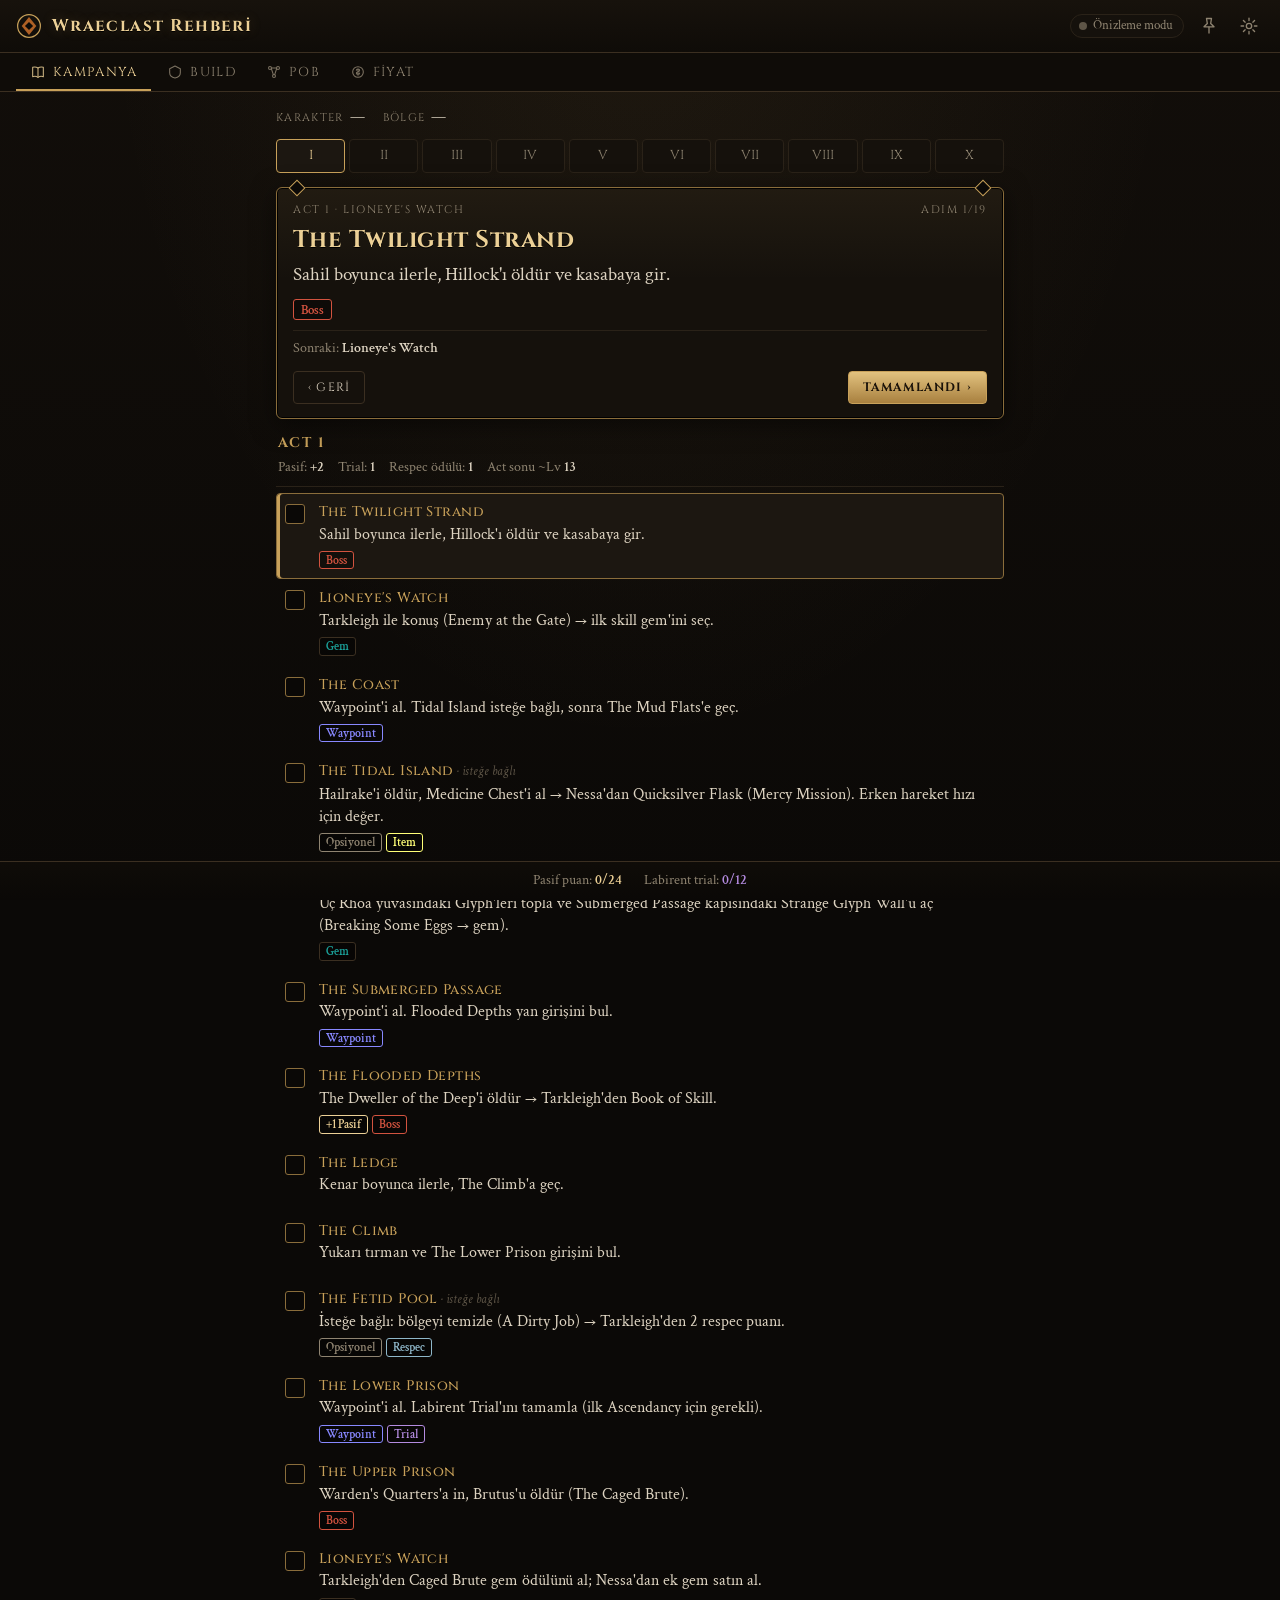
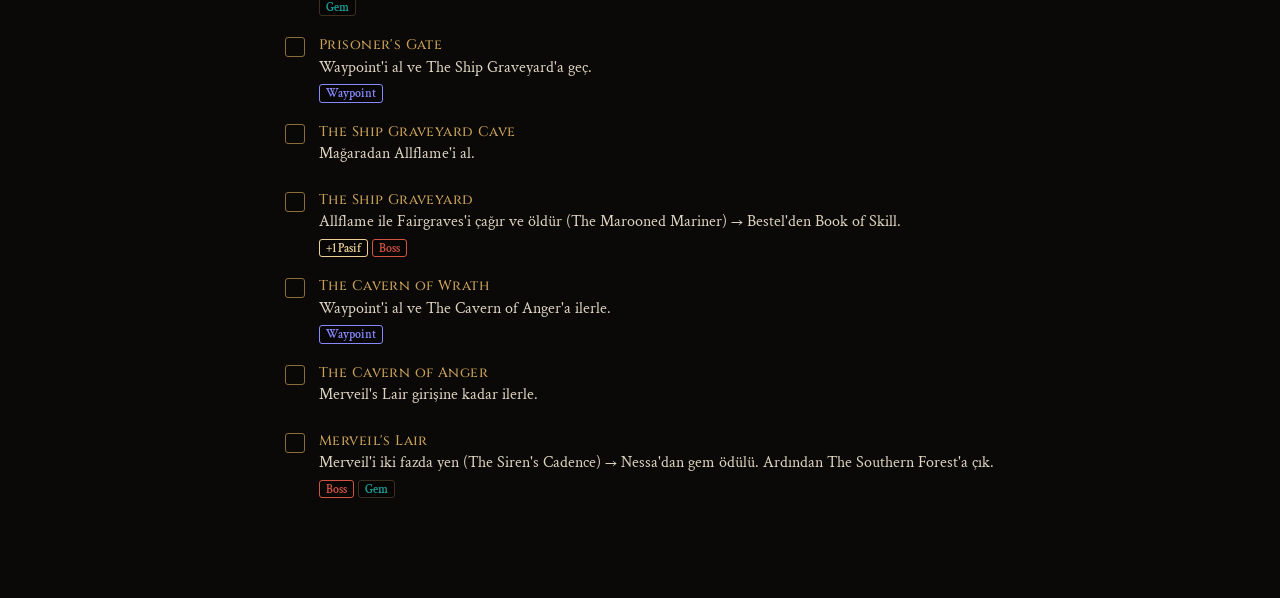
<file: src/index.html>
<!doctype html>
<html lang="tr">
<head>
  <meta charset="utf-8" />
  <meta name="viewport" content="width=device-width, initial-scale=1" />
  <title>Wraeclast Rehberi</title>
  <link rel="preconnect" href="https://fonts.googleapis.com" />
  <link rel="stylesheet" href="https://fonts.googleapis.com/css2?family=Cinzel:wght@500;700&family=Crimson+Text:ital,wght@0,400;0,600;1,400&display=swap" />
  <link rel="stylesheet" href="style.css" />
</head>
<body>
  <header class="topbar">
    <div class="brand">
      <svg class="brand-mark" viewBox="0 0 32 32" aria-hidden="true">
        <circle cx="16" cy="16" r="14" fill="none" stroke="currentColor" stroke-width="1.5"/>
        <path d="M16 5 L25 16 L16 27 L7 16 Z" fill="var(--unique)"/>
        <path d="M16 11 L21 16 L16 21 L11 16 Z" fill="var(--bg)"/>
      </svg>
      <h1>Wraeclast Rehberi</h1>
    </div>
    <div class="topbar-right">
      <span id="status" class="status" title="Log durumu"><i></i><span>Bağlanıyor…</span></span>
      <button id="btn-pin" class="icon-btn" title="Her zaman üstte" aria-label="Her zaman üstte" aria-pressed="false">
        <svg viewBox="0 0 24 24" fill="none" stroke="currentColor" stroke-width="1.6" stroke-linejoin="round"><path d="M9 3h6l-1 6 4 4H6l4-4-1-6Z"/><path d="M12 13v8"/></svg>
      </button>
      <button id="btn-settings" class="icon-btn" title="Ayarlar" aria-label="Ayarlar">
        <svg viewBox="0 0 24 24" fill="none" stroke="currentColor" stroke-width="1.6" stroke-linecap="round"><circle cx="12" cy="12" r="3.2"/><path d="M12 2.5v3M12 18.5v3M2.5 12h3M18.5 12h3M5.3 5.3l2.1 2.1M16.6 16.6l2.1 2.1M5.3 18.7l2.1-2.1M16.6 7.4l2.1-2.1"/></svg>
      </button>
    </div>
  </header>

  <nav class="tabs" role="tablist">
    <button class="tab active" data-tab="campaign" role="tab">
      <svg viewBox="0 0 24 24"><path d="M4 5c3-1 5-1 8 1 3-2 5-2 8-1v14c-3-1-5-1-8 1-3-2-5-2-8-1Z"/><path d="M12 6v14"/></svg>
      <span>Kampanya</span>
    </button>
    <button class="tab" data-tab="build" role="tab" lang="en">
      <svg viewBox="0 0 24 24"><path d="M12 3 4 7v6c0 4 3.5 7 8 8 4.5-1 8-4 8-8V7Z"/></svg>
      <span>Build</span>
    </button>
    <button class="tab" data-tab="pob" role="tab" lang="en">
      <svg viewBox="0 0 24 24"><circle cx="6" cy="6" r="2.2"/><circle cx="18" cy="6" r="2.2"/><circle cx="12" cy="18" r="2.2"/><path d="M8 7l3 9M16 7l-3 9M8.2 6h7.6"/></svg>
      <span>PoB</span>
    </button>
    <button class="tab" data-tab="price" role="tab">
      <svg viewBox="0 0 24 24"><circle cx="12" cy="12" r="8"/><path d="M12 7v10M9.5 9.5c0-1.2 1.1-2 2.5-2s2.5.8 2.5 2-1.1 1.7-2.5 2-2.5.8-2.5 2 1.1 2 2.5 2 2.5-.8 2.5-2"/></svg>
      <span>Fiyat</span>
    </button>
  </nav>

  <!-- ============ KAMPANYA ============ -->
  <main id="tab-campaign" class="tab-panel">
    <section class="charbar">
      <div><span class="label">Karakter</span><strong id="char-info">—</strong></div>
      <div><span class="label">Bölge</span><strong id="area-info">—</strong></div>
      <div id="xp-hint" class="xp-hint"></div>
    </section>

    <section class="acts" id="act-strip" aria-label="Act seçimi"></section>

    <section class="hero" id="hero">
      <div class="hero-head">
        <span class="hero-act" id="hero-act"></span>
        <span class="hero-count" id="hero-count"></span>
      </div>
      <h2 class="hero-zone" id="hero-zone" lang="en"></h2>
      <p class="hero-text" id="hero-text"></p>
      <div class="chips" id="hero-chips"></div>
      <div class="hero-next" id="hero-next"></div>
      <div class="hero-nav">
        <button id="btn-prev" class="btn ghost" title="Önceki adım (←)">‹ Geri</button>
        <button id="btn-done" class="btn gold" title="Tamamla ve ilerle (→)">Tamamlandı ›</button>
      </div>
    </section>

    <section class="act-summary" id="act-summary"></section>

    <ol class="steps" id="steps"></ol>
  </main>

  <!-- ============ BUILD ============ -->
  <main id="tab-build" class="tab-panel hidden">
    <nav class="build-cats" id="build-cats" aria-label="Build kategorileri"></nav>
    <div id="build-view"></div>
  </main>

  <!-- ============ POB ============ -->
  <main id="tab-pob" class="tab-panel hidden">
    <div class="input-row">
      <input id="pob-input" type="text" spellcheck="false" placeholder="PoB kodu veya pobb.in / pastebin linki" />
      <button id="pob-add" class="btn gold">Ekle</button>
    </div>
    <nav class="build-cats saved" id="pob-saved" aria-label="Kayıtlı build'ler"></nav>
    <div id="pob-view"></div>
  </main>

  <!-- ============ FİYAT ============ -->
  <main id="tab-price" class="tab-panel hidden">
    <div class="price-help">
      <p>Oyunda item'ın üzerine gel ve <kbd>Ctrl</kbd>+<kbd>C</kbd>'ye bas — fiyat burada belirir.</p>
      <input id="price-paste" type="text" placeholder="…ya da item metnini buraya yapıştır" />
    </div>
    <div id="price-view"></div>
    <div id="price-history"></div>
  </main>

  <footer class="totals" id="totals"></footer>
  <button class="step-strip hidden" id="step-strip" title="Kampanyaya dön"></button>

  <!-- ============ AYARLAR ============ -->
  <div class="drawer hidden" id="drawer" role="dialog" aria-label="Ayarlar">
    <div class="drawer-inner">
      <div class="drawer-head">
        <h3>Ayarlar</h3>
        <button class="icon-btn" id="btn-close-settings" aria-label="Kapat">✕</button>
      </div>

      <h4 class="set-head">Log takibi</h4>
      <label class="field">
        <span>Client.txt yolu</span>
        <input id="log-path" type="text" spellcheck="false" placeholder="...\Path of Exile\logs\Client.txt" />
      </label>
      <div class="row">
        <button class="btn ghost" id="btn-detect">Otomatik bul</button>
        <button class="btn ghost" id="btn-browse">Dosya seç…</button>
        <button class="btn gold" id="btn-connect">Bağlan</button>
      </div>
      <p class="hint" id="settings-msg"></p>
      <label class="field check">
        <input type="checkbox" id="opt-auto" checked />
        <span>Bölgeye girince rehberi otomatik ilerlet</span>
      </label>
      <label class="field check">
        <input type="checkbox" id="opt-hide-done" />
        <span>Tamamlanan adımları gizle</span>
      </label>

      <div class="divider"></div>
      <h4 class="set-head">Fiyat</h4>
      <label class="field">
        <span>Lig</span>
        <select id="opt-league"><option value="">Otomatik (güncel lig)</option></select>
      </label>
      <label class="field check">
        <input type="checkbox" id="opt-popup" checked />
        <span>Item kopyalanınca imlecin yanında popup aç</span>
      </label>
      <label class="field check">
        <input type="checkbox" id="opt-autosearch" checked />
        <span>Rare item'larda trade'i otomatik ara</span>
      </label>
      <label class="field check">
        <input type="checkbox" id="opt-price-tab" checked />
        <span>Popup kapalıyken Fiyat sekmesine geç</span>
      </label>
      <label class="field">
        <span>Mod değerlerinde aşağı pay (%)</span>
        <input id="opt-spread" type="number" min="0" max="50" step="1" />
      </label>

      <div id="sim-box" class="hidden">
        <div class="divider"></div>
        <label class="field">
          <span>Önizleme: bölgeye girişi simüle et</span>
          <input id="sim-zone" type="text" placeholder="örn. The Mud Flats" />
        </label>
        <p class="hint">Tarayıcı önizlemesinde log okunamaz; buradan test edebilirsin.</p>
      </div>

      <div class="divider"></div>
      <button class="btn danger" id="btn-reset">Kampanya ilerlemesini sıfırla</button>
    </div>
  </div>

  <script src="common.js"></script>
  <script src="data/acts.js"></script>
  <script src="data/builds.js"></script>
  <script src="app.js"></script>
  <script src="builds-ui.js"></script>
  <script src="tree.js"></script>
  <script src="pob.js"></script>
  <script src="price-core.js"></script>
  <script src="price-ui.js"></script>
  <script src="price.js"></script>
</body>
</html>
</file>
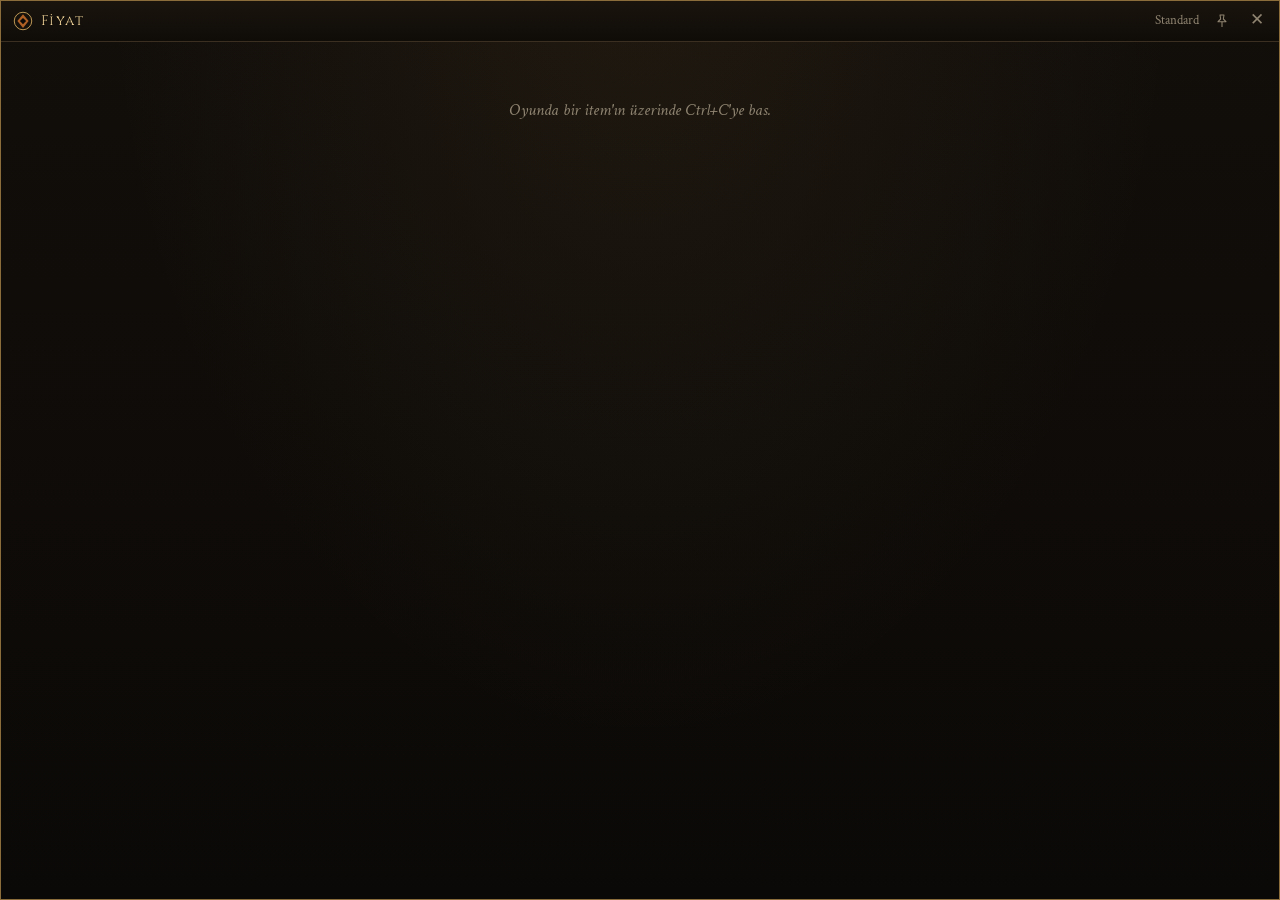
<file: src/popup.html>
<!doctype html>
<html lang="tr">
<head>
  <meta charset="utf-8" />
  <meta name="viewport" content="width=device-width, initial-scale=1" />
  <title>Fiyat</title>
  <link rel="preconnect" href="https://fonts.googleapis.com" />
  <link rel="stylesheet" href="https://fonts.googleapis.com/css2?family=Cinzel:wght@500;700&family=Crimson+Text:ital,wght@0,400;0,600;1,400&display=swap" />
  <link rel="stylesheet" href="style.css" />
</head>
<body class="popup">
  <header class="popup-bar" data-tauri-drag-region>
    <span class="popup-title" data-tauri-drag-region>
      <svg class="brand-mark" viewBox="0 0 32 32" aria-hidden="true"><circle cx="16" cy="16" r="14" fill="none" stroke="currentColor" stroke-width="1.5"/><path d="M16 5 L25 16 L16 27 L7 16 Z" fill="var(--unique)"/><path d="M16 11 L21 16 L16 21 L11 16 Z" fill="var(--bg)"/></svg>
      Fiyat
    </span>
    <span class="popup-league" id="popup-league" data-tauri-drag-region></span>
    <button class="icon-btn" id="popup-pin" title="Odak kaybolunca kapanmasın">
      <svg viewBox="0 0 24 24" fill="none" stroke="currentColor" stroke-width="1.6" stroke-linejoin="round"><path d="M9 3h6l-1 6 4 4H6l4-4-1-6Z"/><path d="M12 13v8"/></svg>
    </button>
    <button class="icon-btn" id="popup-close" title="Kapat (Esc)">✕</button>
  </header>
  <main class="popup-body" id="popup-view">
    <p class="empty-hint">Oyunda bir item'ın üzerinde Ctrl+C'ye bas.</p>
  </main>

  <script src="common.js"></script>
  <script src="price-core.js"></script>
  <script src="price-ui.js"></script>
  <script src="popup.js"></script>
</body>
</html>
</file>
<file: src/style.css>
/* Wraeclast Rehberi — Path of Exile esintili koyu tema */
:root {
  --bg: #0b0907;
  --bg-grain: #120e0a;
  --panel: #15110c;
  --panel-2: #1c1711;
  --border: #3b2f21;
  --border-soft: #2a2218;
  --gold: #c8a15a;
  --gold-bright: #ecd096;
  --gold-dim: #8a6d3b;
  --text: #ddd3c1;
  --muted: #8f8471;
  --faint: #5e5547;

  /* Oyun içi nadirlik / kategori renkleri */
  --unique: #af6025;
  --rare: #ffff77;
  --magic: #8888ff;
  --gem: #1ba29b;
  --red: #d2533f;
  --lab: #b48be0;
  --respec: #8fb7c9;
  --ok: #6fae5a;

  --radius: 6px;
  --font-head: "Cinzel", "Trajan Pro", Georgia, serif;
  --font-body: "Crimson Text", Georgia, "Times New Roman", serif;
}

* { box-sizing: border-box; }
html, body { margin: 0; height: 100%; }
html { background: #0b0907; }

body {
  background:
    radial-gradient(ellipse at 50% -10%, rgba(200, 161, 90, 0.08), transparent 60%),
    linear-gradient(var(--bg-grain), var(--bg));
  background-color: var(--bg);
  color: var(--text);
  font-family: var(--font-body);
  font-size: 17px;
  line-height: 1.4;
  display: flex;
  flex-direction: column;
  min-height: 100vh;
  -webkit-font-smoothing: antialiased;
}

button { font: inherit; color: inherit; cursor: pointer; }
.hidden { display: none !important; }

/* ---------- Üst bar ---------- */
.topbar {
  display: flex; align-items: center; justify-content: space-between;
  padding: 10px 16px;
  border-bottom: 1px solid var(--border);
  background: linear-gradient(#17120c, #0f0c08);
  position: sticky; top: 0; z-index: 5;
}
.brand { display: flex; align-items: center; gap: 10px; }
.brand-mark { width: 26px; height: 26px; color: var(--gold); }
.brand h1 {
  font-family: var(--font-head); font-weight: 700; font-size: 17px;
  letter-spacing: 0.08em; margin: 0; color: var(--gold-bright);
  text-shadow: 0 1px 0 #000, 0 0 12px rgba(200, 161, 90, 0.25);
}
.topbar-right { display: flex; align-items: center; gap: 8px; }

.status {
  display: inline-flex; align-items: center; gap: 6px;
  font-size: 13px; color: var(--muted);
  border: 1px solid var(--border-soft); border-radius: 999px;
  padding: 2px 10px 2px 8px; background: var(--panel);
}
.status i { width: 8px; height: 8px; border-radius: 50%; background: var(--faint); }
.status.on i { background: var(--ok); box-shadow: 0 0 6px var(--ok); }
.status.on { color: var(--text); }
.status.err i { background: var(--red); }

.icon-btn {
  background: none; border: 1px solid transparent; border-radius: var(--radius);
  width: 32px; height: 32px; display: grid; place-items: center; color: var(--muted);
}
.icon-btn:hover { color: var(--gold-bright); border-color: var(--border); }
.icon-btn svg { width: 20px; height: 20px; }

/* ---------- Sekmeler ---------- */
.tabs {
  display: flex; gap: 2px; padding: 0 16px;
  border-bottom: 1px solid var(--border);
  background: #0f0c08;
}
.tab {
  background: none; border: none; padding: 10px 14px 8px;
  font-family: var(--font-head); font-size: 13px; letter-spacing: 0.1em;
  text-transform: uppercase; color: var(--muted);
  border-bottom: 2px solid transparent;
}
.tab:hover { color: var(--text); }
.tab.active { color: var(--gold-bright); border-bottom-color: var(--gold); }

.tab-panel { flex: 1; padding: 14px 16px 90px; max-width: 760px; width: 100%; margin: 0 auto; }

/* ---------- Karakter barı ---------- */
.charbar {
  display: flex; flex-wrap: wrap; align-items: baseline; gap: 6px 18px;
  font-size: 15px; margin-bottom: 12px;
}
.charbar .label {
  font-family: var(--font-head); font-size: 11px; letter-spacing: 0.12em;
  text-transform: uppercase; color: var(--muted); margin-right: 6px;
}
.charbar strong { font-weight: 600; color: var(--text); }
.xp-hint { font-size: 14px; margin-left: auto; }
.xp-hint.warn { color: var(--red); }
.xp-hint.slow { color: var(--unique); }
.xp-hint.good { color: var(--ok); }

/* ---------- Act şeridi ---------- */
.acts {
  display: grid; grid-template-columns: repeat(10, 1fr); gap: 4px;
  margin-bottom: 14px;
}
.act-btn {
  position: relative; background: var(--panel); border: 1px solid var(--border-soft);
  border-radius: 4px; padding: 6px 0 8px;
  font-family: var(--font-head); font-size: 13px; color: var(--muted);
  overflow: hidden;
}
.act-btn:hover { border-color: var(--gold-dim); color: var(--text); }
.act-btn.active { border-color: var(--gold); color: var(--gold-bright); background: var(--panel-2); }
.act-btn .bar {
  position: absolute; left: 0; bottom: 0; height: 3px; background: var(--gold-dim);
}
.act-btn.complete .bar { background: var(--ok); }

/* ---------- Ana kart (şu anki adım) ---------- */
.hero {
  position: relative;
  border: 1px solid var(--gold-dim);
  border-radius: var(--radius);
  background:
    linear-gradient(180deg, rgba(200, 161, 90, 0.07), transparent 40%),
    var(--panel);
  padding: 14px 16px 14px;
  box-shadow: inset 0 0 0 1px #000, 0 6px 24px rgba(0, 0, 0, 0.5);
  margin-bottom: 14px;
}
.hero::before, .hero::after {
  content: ""; position: absolute; width: 10px; height: 10px;
  border: 1px solid var(--gold); transform: rotate(45deg); background: var(--bg);
  top: -6px;
}
.hero::before { left: 14px; }
.hero::after { right: 14px; }
.hero-head {
  display: flex; justify-content: space-between;
  font-family: var(--font-head); font-size: 11px; letter-spacing: 0.14em;
  text-transform: uppercase; color: var(--muted);
}
.hero-zone {
  font-family: var(--font-head); font-weight: 700; font-size: 24px;
  color: var(--gold-bright); margin: 6px 0 4px; letter-spacing: 0.02em;
  text-shadow: 0 1px 0 #000;
}
.hero-text { margin: 0 0 10px; font-size: 19px; line-height: 1.45; }
.hero-next {
  font-size: 14px; color: var(--muted); border-top: 1px solid var(--border-soft);
  padding-top: 8px; margin-top: 10px;
}
.hero-next b { color: var(--text); font-weight: 600; }
.hero-nav { display: flex; justify-content: space-between; gap: 8px; margin-top: 12px; }

/* ---------- Butonlar ---------- */
.btn {
  border-radius: 4px; padding: 7px 14px;
  font-family: var(--font-head); font-size: 12px; letter-spacing: 0.1em; text-transform: uppercase;
  border: 1px solid var(--border); background: var(--panel-2);
}
.btn:hover { border-color: var(--gold-dim); }
.btn.gold {
  color: #1a1209; border-color: var(--gold);
  background: linear-gradient(#e2c27f, #a8803f);
  font-weight: 700;
}
.btn.gold:hover { background: linear-gradient(#f0d394, #b98f49); }
.btn.ghost { background: transparent; color: var(--text); }
.btn.danger { color: var(--red); border-color: #5a2a22; background: transparent; }
.btn.danger:hover { border-color: var(--red); }

/* ---------- Etiketler ---------- */
.chips { display: flex; flex-wrap: wrap; gap: 5px; }
.chip {
  font-size: 12.5px; line-height: 1; padding: 4px 7px 3px; border-radius: 3px;
  border: 1px solid currentColor; background: rgba(0, 0, 0, 0.35);
  white-space: nowrap; font-weight: 600;
}
.chip.pasif { color: var(--gold-bright); }
.chip.respec { color: var(--respec); }
.chip.trial, .chip.lab { color: var(--lab); }
.chip.gem { color: var(--gem); }
.chip.boss { color: var(--red); }
.chip.wp { color: var(--magic); }
.chip.ops { color: var(--muted); }
.chip.uyari { color: var(--unique); }
.chip.item { color: var(--rare); }

/* ---------- Act özeti ---------- */
.act-summary {
  display: flex; flex-wrap: wrap; gap: 6px 14px; align-items: center;
  font-size: 14px; color: var(--muted);
  padding: 0 2px 8px; margin-bottom: 6px;
  border-bottom: 1px solid var(--border-soft);
}
.act-summary h3 {
  font-family: var(--font-head); font-size: 14px; letter-spacing: 0.1em;
  color: var(--gold); margin: 0; text-transform: uppercase; width: 100%;
}
.act-summary strong { color: var(--text); font-weight: 600; }

/* ---------- Adım listesi ---------- */
.steps { list-style: none; margin: 0; padding: 0; }
.step {
  display: grid; grid-template-columns: 26px 1fr; gap: 8px;
  padding: 8px 8px 9px; border-radius: 4px;
  border: 1px solid transparent; cursor: pointer;
}
.step:hover { background: rgba(255, 255, 255, 0.02); border-color: var(--border-soft); }
.step.current {
  background: var(--panel-2); border-color: var(--gold-dim);
  box-shadow: inset 3px 0 0 var(--gold);
}
.step.done .step-zone, .step.done .step-text { color: var(--faint); }
.step.done .step-text { text-decoration: line-through; text-decoration-color: var(--faint); }
.step.done .chip { opacity: 0.45; }
.step.optional .step-zone::after {
  content: " · isteğe bağlı"; font-family: var(--font-body); font-style: italic;
  font-size: 13px; color: var(--faint); letter-spacing: 0; text-transform: none;
}
.hide-done .step.done:not(.current) { display: none; }

.tick {
  width: 20px; height: 20px; margin-top: 2px;
  border: 1px solid var(--gold-dim); border-radius: 3px; background: #0a0806;
  display: grid; place-items: center; padding: 0;
}
.tick svg { width: 14px; height: 14px; opacity: 0; color: var(--ok); }
.step.done .tick { border-color: var(--ok); }
.step.done .tick svg { opacity: 1; }

.step-zone {
  font-family: var(--font-head); font-size: 14px; font-weight: 500;
  color: var(--gold); letter-spacing: 0.03em;
}
.step-text { margin: 2px 0 5px; font-size: 16px; }
.step .chips { gap: 4px; }
.step .chip { font-size: 11.5px; padding: 3px 6px 2px; }

/* ---------- Alt toplamlar ---------- */
.totals {
  position: fixed; left: 0; right: 0; bottom: 0;
  display: flex; justify-content: center; gap: 22px; flex-wrap: wrap;
  padding: 9px 16px; font-size: 14px; color: var(--muted);
  background: linear-gradient(#0f0c08, #0a0806);
  border-top: 1px solid var(--border);
}
.totals b { color: var(--gold-bright); font-weight: 600; }
.totals .lab b { color: var(--lab); }

/* ---------- Build sekmesi ---------- */
.build-cats { display: flex; flex-direction: column; gap: 8px; margin-bottom: 14px; }
.cat-group { display: flex; flex-wrap: wrap; align-items: center; gap: 6px; }
.cat-label {
  font-family: var(--font-head); font-size: 11px; letter-spacing: 0.14em;
  text-transform: uppercase; color: var(--unique); margin-right: 4px;
}
.cat-btn {
  background: var(--panel); border: 1px solid var(--border-soft); border-radius: 999px;
  padding: 4px 12px; font-size: 14px; color: var(--muted);
}
.cat-btn:hover { color: var(--text); border-color: var(--gold-dim); }
.cat-btn.active { color: var(--gold-bright); border-color: var(--gold); background: var(--panel-2); }

.build-head {
  position: relative;
  border: 1px solid var(--unique); border-radius: var(--radius);
  background: linear-gradient(180deg, rgba(175, 96, 37, 0.12), transparent 55%), var(--panel);
  padding: 12px 16px 14px; margin-bottom: 12px;
  box-shadow: inset 0 0 0 1px #000, 0 6px 24px rgba(0, 0, 0, 0.5);
}
.build-top {
  display: flex; justify-content: space-between; gap: 8px; flex-wrap: wrap;
  font-family: var(--font-head); font-size: 11px; letter-spacing: 0.12em; text-transform: uppercase;
}
.build-cat { color: var(--unique); }
.build-patch { color: var(--muted); }
.build-name {
  font-family: var(--font-head); font-size: 24px; margin: 4px 0 2px; color: #e0915a;
  text-shadow: 0 1px 0 #000, 0 0 14px rgba(175, 96, 37, 0.35);
}
.build-by { font-size: 14px; color: var(--muted); }
.build-summary { margin: 8px 0 0; font-size: 16px; }

.ext-link { color: var(--gold); text-decoration: none; border-bottom: 1px dotted var(--gold-dim); cursor: pointer; }
.ext-link:hover { color: var(--gold-bright); }

.bsection {
  border: 1px solid var(--border-soft); border-radius: var(--radius);
  background: var(--panel); margin-bottom: 8px;
}
.bsection > summary, .craft > summary {
  list-style: none; cursor: pointer; display: flex; align-items: center; gap: 8px;
}
.bsection > summary::-webkit-details-marker, .craft > summary::-webkit-details-marker { display: none; }
.bsection > summary {
  padding: 10px 14px; font-family: var(--font-head); font-size: 14px;
  letter-spacing: 0.08em; text-transform: uppercase; color: var(--gold);
}
.bsection > summary::before, .craft > summary::before {
  content: "›"; display: inline-block; width: 10px; color: var(--gold-dim);
  transition: transform 0.15s; font-family: var(--font-body); font-size: 18px; line-height: 1;
}
.bsection[open] > summary::before, .craft[open] > summary::before { transform: rotate(90deg); }
.bsection > summary:hover { color: var(--gold-bright); }
.bsection-body { padding: 0 14px 12px; display: flex; flex-direction: column; gap: 10px; }

.kv { display: grid; grid-template-columns: minmax(110px, 38%) 1fr; gap: 5px 12px; margin: 0; font-size: 15.5px; }
.kv dt { color: var(--muted); }
.kv dd { margin: 0; color: var(--text); }

.blist { margin: 0; padding-left: 18px; font-size: 15.5px; }
.blist li { margin: 3px 0; }
.blist li::marker { color: var(--gold-dim); }

.note {
  margin: 0; font-size: 14.5px; color: var(--muted); font-style: italic;
  border-left: 2px solid var(--border); padding: 2px 0 2px 10px;
}
.note.warn { color: var(--unique); border-left-color: var(--unique); font-style: normal; }
.links { display: flex; flex-wrap: wrap; gap: 6px 16px; font-size: 15px; }

.checklist { list-style: none; margin: 0; padding: 0; counter-reset: ck; }
.checklist li { counter-increment: ck; }
.checklist label {
  display: grid; grid-template-columns: 18px 1fr; gap: 8px; align-items: start;
  padding: 4px 0; font-size: 15.5px; cursor: pointer;
}
.checklist input { accent-color: var(--gold); width: 16px; height: 16px; margin: 3px 0 0; }
.checklist li.done span { color: var(--faint); text-decoration: line-through; }

.gem-groups { display: flex; flex-direction: column; gap: 10px; }
.gem-group { border: 1px solid var(--border-soft); border-radius: 4px; padding: 8px 10px; background: #0f0c08; }
.gem-group-name { font-family: var(--font-head); font-size: 13px; color: var(--text); letter-spacing: 0.04em; }
.gem-note { font-size: 13.5px; color: var(--muted); font-style: italic; margin-top: 2px; }
.sockets { display: flex; flex-wrap: wrap; gap: 5px; margin-top: 7px; }
.gem {
  display: inline-flex; align-items: center; gap: 6px;
  font-size: 13.5px; padding: 3px 8px 3px 6px; border-radius: 3px;
  border: 1px solid var(--border); background: rgba(0, 0, 0, 0.4);
}
.gem i { width: 9px; height: 9px; border-radius: 50%; background: var(--gem); box-shadow: 0 0 4px currentColor; }
.gem.skill { border-color: #7a2b20; color: #f0a08c; font-weight: 600; }
.gem.skill i { background: #c8402c; }
.gem.support { color: var(--gem); border-color: #155f5b; }
.gem.aura i { background: var(--magic); }

.craft { border: 1px solid var(--border); border-radius: 4px; background: #0f0c08; }
.craft > summary { padding: 8px 10px; }
.craft-title { font-family: var(--font-head); font-size: 14px; color: var(--rare); flex: 1; }
.craft-date { font-size: 12.5px; color: var(--faint); }
.craft-body { padding: 0 12px 12px 28px; display: flex; flex-direction: column; gap: 8px; }
.craft-body > .ext-link { align-self: flex-start; font-size: 15px; }
.craft-base { margin: 0; font-size: 15px; }
.craft-base b { color: var(--muted); font-weight: 600; }
.craft-targets { display: flex; flex-wrap: wrap; gap: 5px; }
.craft-steps label { font-size: 15px; }

/* ---------- Sekme ikonları ---------- */
.tab { display: inline-flex; align-items: center; gap: 7px; }
.tab svg {
  width: 16px; height: 16px; fill: none; stroke: currentColor; stroke-width: 1.6;
  stroke-linecap: round; stroke-linejoin: round; opacity: 0.85;
}
.icon-btn.on { color: var(--gold-bright); border-color: var(--gold-dim); background: var(--panel-2); }

/* ---------- Alt "şu anki adım" şeridi ---------- */
.step-strip {
  position: fixed; left: 0; right: 0; bottom: 0; z-index: 4;
  display: flex; align-items: baseline; gap: 10px;
  padding: 9px 16px; text-align: left;
  background: linear-gradient(#14100b, #0a0806);
  border: none; border-top: 1px solid var(--gold-dim);
  font-size: 14.5px; color: var(--muted); white-space: nowrap; overflow: hidden;
}
.step-strip:hover { background: linear-gradient(#1b150e, #0d0a07); }
.ss-act { font-family: var(--font-head); font-size: 11px; letter-spacing: 0.12em; text-transform: uppercase; color: var(--gold-dim); }
.step-strip b { font-family: var(--font-head); font-weight: 500; font-size: 14px; color: var(--gold-bright); }
.ss-text { overflow: hidden; text-overflow: ellipsis; }

/* ---------- Bildirimler ---------- */
.toasts { position: fixed; top: 58px; left: 50%; transform: translateX(-50%); z-index: 30; display: flex; flex-direction: column; gap: 6px; pointer-events: none; }
.toast {
  background: var(--panel-2); border: 1px solid var(--gold-dim); color: var(--text);
  padding: 7px 14px; border-radius: 4px; font-size: 15px; box-shadow: 0 6px 20px rgba(0, 0, 0, 0.6);
  transition: opacity 0.3s, transform 0.3s;
}
.toast.ok { border-color: var(--ok); }
.toast.err { border-color: var(--red); color: #f1b2a6; }
.toast.out { opacity: 0; transform: translateY(-6px); }

/* ---------- Ortak girişler ---------- */
.input-row { display: flex; gap: 8px; margin-bottom: 12px; }
.input-row input, .price-help input, .drawer select {
  flex: 1; min-width: 0; background: #0a0806; color: var(--text);
  border: 1px solid var(--border); border-radius: 4px; padding: 8px 10px; font: 14px/1.3 Consolas, monospace;
}
.drawer select { font-family: var(--font-body); font-size: 15px; }
.input-row input:focus, .price-help input:focus, .drawer select:focus { outline: none; border-color: var(--gold); }
.set-head { font-family: var(--font-head); font-size: 12px; letter-spacing: 0.12em; text-transform: uppercase; color: var(--gold-dim); margin: 6px 0 0; }
.empty-hint { color: var(--muted); text-align: center; padding: 30px 10px; font-style: italic; }
.loading { color: var(--muted); font-style: italic; margin: 6px 0; }
.chip-x { margin-left: 8px; color: var(--faint); font-size: 11px; }
.chip-x:hover { color: var(--red); }
.btn:disabled { opacity: 0.5; cursor: default; }
.sub-head { font-family: var(--font-head); font-size: 12px; letter-spacing: 0.12em; text-transform: uppercase; color: var(--gold-dim); margin: 18px 0 6px; }

/* ---------- PoB ---------- */
.pob-head { border-color: var(--gold-dim); background: linear-gradient(180deg, rgba(200, 161, 90, 0.08), transparent 55%), var(--panel); }
.pob-head .build-name { color: var(--gold-bright); text-shadow: 0 1px 0 #000; }
.pob-head .build-cat { color: var(--gold); }
.pob-dps { display: flex; align-items: baseline; gap: 8px; margin-top: 8px; }
.pob-dps-val { font-family: var(--font-head); font-size: 26px; font-weight: 700; color: #f08a5d; }
.pob-dps-label { color: var(--muted); font-size: 14px; }

.stat-grid { display: grid; grid-template-columns: repeat(auto-fill, minmax(130px, 1fr)); gap: 6px; }
.stat {
  display: flex; justify-content: space-between; align-items: baseline; gap: 6px;
  background: #0f0c08; border: 1px solid var(--border-soft); border-radius: 4px; padding: 5px 9px;
}
.stat-label { color: var(--muted); font-size: 13.5px; }
.stat b { font-weight: 600; font-size: 16px; }
.stat.life b { color: #e05a4f; }
.stat.es b { color: #8fa9d9; }
.stat.mana b { color: #6b8cff; }
.stat.fire b { color: #ff7b4a; }
.stat.cold b { color: #7fb5ff; }
.stat.light b { color: #ffe066; }
.stat.chaos b { color: #d36bd8; }
.stat.bad { border-color: #6b2a20; }
.stat.bad b::after { content: " !"; color: var(--red); }

.pob-select { display: flex; align-items: center; gap: 8px; font-size: 14px; color: var(--muted); }
.pob-select select {
  background: #0a0806; color: var(--text); border: 1px solid var(--border); border-radius: 4px;
  padding: 4px 8px; font: 14.5px var(--font-body);
}
.gem-group.main { border-color: var(--gold-dim); box-shadow: inset 3px 0 0 var(--gold); }
.gem-group.off { opacity: 0.45; }
.gem small { color: var(--faint); font-size: 11.5px; margin-left: 2px; }
.gem.off { opacity: 0.4; text-decoration: line-through; }
.gem-slot { color: var(--faint); font-family: var(--font-body); font-size: 13px; letter-spacing: 0; }

.pob-items { display: flex; flex-direction: column; gap: 4px; }
.pob-item { border: 1px solid var(--border-soft); border-radius: 4px; background: #0f0c08; }
.pob-item > summary {
  list-style: none; cursor: pointer; display: grid; grid-template-columns: 92px 1fr; column-gap: 8px;
  padding: 6px 10px; align-items: baseline;
}
.pob-item > summary::-webkit-details-marker { display: none; }
.pi-slot { color: var(--faint); font-size: 13px; grid-row: span 2; }
.pi-name { font-size: 15.5px; font-weight: 600; }
.pi-base { grid-column: 2; color: var(--muted); font-size: 13.5px; }
.pob-item.r-unique .pi-name { color: var(--unique); }
.pob-item.r-rare .pi-name { color: var(--rare); }
.pob-item.r-magic .pi-name { color: var(--magic); }
.pob-item.r-relic .pi-name { color: #82ad6a; }
.pi-body { padding: 4px 12px 10px 110px; font-size: 14.5px; text-align: center; }
.pi-body hr { border: none; border-top: 1px solid var(--border); margin: 5px 30%; }
.pi-mod { color: var(--magic); }
.pi-mod.implicit { color: #9aa0d8; }
.pi-mod.crafted { color: #b4b4ff; font-style: italic; }
.pi-sockets { color: var(--faint); font-size: 13px; margin-bottom: 4px; }
.pob-notes { white-space: pre-wrap; font-size: 15px; color: var(--text); max-height: 360px; overflow-y: auto; }

/* ---------- Fiyat ---------- */
.price-help { margin-bottom: 12px; }
.price-help p { margin: 0 0 8px; color: var(--muted); font-size: 15px; }
.price-help input { width: 100%; }
kbd {
  font: 12px Consolas, monospace; padding: 1px 6px; border-radius: 3px;
  border: 1px solid var(--border); border-bottom-width: 2px; background: var(--panel-2); color: var(--text);
}

.item-card {
  border: 1px solid var(--border); border-radius: var(--radius); background: var(--panel);
  overflow: hidden; margin-bottom: 10px; text-align: center;
}
.ic-head { padding: 8px 12px 7px; border-bottom: 1px solid var(--border); }
.ic-name { font-family: var(--font-head); font-size: 19px; font-weight: 700; }
.ic-base { font-family: var(--font-head); font-size: 15px; }
.ic-meta { padding: 6px 12px 8px; font-size: 14px; color: var(--muted); }
.item-card.r-unique { border-color: var(--unique); }
.item-card.r-unique .ic-head { background: linear-gradient(rgba(175, 96, 37, 0.35), rgba(175, 96, 37, 0.1)); color: #e0915a; }
.item-card.r-rare { border-color: #8a7a2a; }
.item-card.r-rare .ic-head { background: linear-gradient(rgba(255, 255, 119, 0.18), rgba(255, 255, 119, 0.04)); color: var(--rare); }
.item-card.r-magic .ic-head { background: linear-gradient(rgba(136, 136, 255, 0.22), rgba(136, 136, 255, 0.05)); color: var(--magic); }
.item-card.r-gem { border-color: #155f5b; }
.item-card.r-gem .ic-head { background: linear-gradient(rgba(27, 162, 155, 0.25), rgba(27, 162, 155, 0.05)); color: var(--gem); }
.item-card.r-currency .ic-head, .item-card.r-card .ic-head { background: linear-gradient(rgba(170, 158, 130, 0.22), rgba(170, 158, 130, 0.05)); color: #d8cba5; }
.item-card.r-normal .ic-head { color: var(--text); }

.price-out { display: flex; flex-direction: column; gap: 8px; }
.price-big { display: flex; align-items: baseline; justify-content: center; gap: 8px; padding: 6px 0 0; }
.pb-val { font-family: var(--font-head); font-size: 34px; font-weight: 700; color: var(--gold-bright); text-shadow: 0 0 16px rgba(200, 161, 90, 0.3); }
.pb-unit { color: var(--muted); font-size: 14px; }
.pb-sub { text-align: center; color: var(--muted); font-size: 14px; }
.variants { display: flex; flex-direction: column; gap: 3px; margin-top: 4px; }
.variant {
  display: flex; justify-content: space-between; gap: 10px; align-items: baseline;
  padding: 5px 10px; border-radius: 3px; background: #0f0c08; border: 1px solid var(--border-soft); font-size: 14.5px;
}
.variant.exact { border-color: var(--gold-dim); }
.variant b { color: var(--gold-bright); font-weight: 600; white-space: nowrap; }
.variant small { color: var(--faint); }

.trade-box { display: flex; flex-direction: column; gap: 8px; margin-top: 6px; }

/* Genel filtre çipleri */
.filters { display: flex; flex-wrap: wrap; gap: 5px; }
.fchip, .fselect, .frange {
  font: 13.5px var(--font-body); color: var(--muted);
  background: #0f0c08; border: 1px solid var(--border); border-radius: 999px;
  padding: 3px 10px;
}
.fchip { cursor: pointer; }
.fchip:hover { border-color: var(--gold-dim); color: var(--text); }
.fchip.on { color: var(--gold-bright); border-color: var(--gold-dim); background: var(--panel-2); }
.fchip.inf.on { color: #c9a2ff; border-color: #5d4a80; }
.fselect { padding: 3px 8px; cursor: pointer; }
.frange { display: inline-flex; align-items: center; gap: 6px; padding: 2px 4px 2px 9px; cursor: pointer; }
.frange.on { color: var(--gold-bright); border-color: var(--gold-dim); }
.frange input[type="checkbox"] { accent-color: var(--gold); width: 13px; height: 13px; margin: 0; }
.num {
  width: 58px; background: #0a0806; color: var(--text); border: 1px solid var(--border);
  border-radius: 3px; padding: 2px 5px; font: 12.5px Consolas, monospace;
}
.num:focus { outline: none; border-color: var(--gold); }
.num::-webkit-inner-spin-button { opacity: 0.4; }

/* Mod satırları */
.mod-filters {
  display: flex; flex-direction: column; gap: 1px;
  border: 1px solid var(--border-soft); border-radius: 4px; background: #0d0a07; padding: 4px;
}
.mf-group {
  font-family: var(--font-head); font-size: 10.5px; letter-spacing: 0.14em; text-transform: uppercase;
  color: var(--faint); padding: 6px 6px 2px;
}
.mf {
  display: grid; grid-template-columns: 16px 1fr 58px 58px; gap: 6px; align-items: center;
  padding: 3px 6px; border-radius: 3px; font-size: 14px; color: var(--magic); opacity: 0.6;
}
.mf.on { opacity: 1; background: rgba(136, 136, 255, 0.06); }
.mf:hover { background: rgba(255, 255, 255, 0.04); }
.mf input[type="checkbox"] { accent-color: var(--gold); width: 14px; height: 14px; margin: 0; cursor: pointer; }
.mf-text { cursor: pointer; line-height: 1.25; }
.mf.g-pseudo { color: var(--gold-bright); }
.mf.g-pseudo.on { background: rgba(200, 161, 90, 0.08); }
.mf.g-crafted { color: #b4b4ff; font-style: italic; }
.mf.g-fractured { color: #a29162; }
.mf.g-implicit { color: #9aa0d8; }
.mf.g-enchant { color: #b4e0ff; }
.mf.nomatch { color: var(--faint); grid-template-columns: 16px 1fr; }
.mf.nomatch .mf-text { cursor: default; text-decoration: line-through dotted; }

.trade-actions { display: flex; justify-content: center; gap: 8px; }
.trade-results { display: flex; flex-direction: column; gap: 3px; }
.tr-top { display: flex; justify-content: space-between; color: var(--muted); font-size: 14px; padding: 0 2px 2px; }
.listing {
  display: grid; grid-template-columns: auto auto 1fr auto auto; gap: 8px; align-items: center;
  padding: 5px 8px; border-radius: 3px; background: #0f0c08; border: 1px solid var(--border-soft); font-size: 14px;
}
.l-price { color: var(--gold-bright); font-weight: 600; white-space: nowrap; }
.l-count { color: var(--muted); font-size: 12.5px; }
.l-seller { color: var(--muted); overflow: hidden; text-overflow: ellipsis; white-space: nowrap; display: flex; align-items: center; gap: 5px; }
.listing small { color: var(--faint); white-space: nowrap; }
.dot { width: 7px; height: 7px; border-radius: 50%; background: var(--faint); flex: none; }
.dot.on { background: var(--ok); box-shadow: 0 0 4px var(--ok); }
.l-whisper {
  font: 12px var(--font-body); color: var(--gold); background: none; border: 1px solid var(--border);
  border-radius: 3px; padding: 1px 7px;
}
.l-whisper:hover { border-color: var(--gold); color: var(--gold-bright); }
.btn.more { align-self: center; margin-top: 4px; }

.ic-flags { display: flex; flex-wrap: wrap; justify-content: center; gap: 5px; padding: 0 10px 8px; }
.flag { font-size: 12px; padding: 1px 8px; border-radius: 999px; border: 1px solid var(--border); color: var(--muted); }
.flag.inf { color: #c9a2ff; border-color: #5d4a80; }
.flag.corr { color: var(--red); border-color: #6b2a20; }
.flag.frac { color: #a29162; border-color: #5e5233; }

/* ---------- PoB: değer grupları ---------- */
.stat-groups { display: flex; flex-direction: column; gap: 4px; }
.stat-head {
  font-family: var(--font-head); font-size: 11px; letter-spacing: 0.14em; text-transform: uppercase;
  color: var(--gold-dim); margin: 8px 0 3px;
}
.stat-groups .stat-head:first-child { margin-top: 0; }
.stat.dps b { color: #f08a5d; }

/* ---------- PoB: pasif ağaç ---------- */
.tree-body { display: flex; flex-direction: column; gap: 6px; }
.tree-stats { display: flex; flex-wrap: wrap; gap: 4px 16px; font-size: 14.5px; color: var(--muted); }
.tree-stats b { color: var(--gold-bright); font-weight: 600; }
.tree-wrap {
  position: relative; border: 1px solid var(--border); border-radius: 4px; overflow: hidden;
  background: #0a0806;
}
.tree-canvas { display: block; width: 100%; cursor: grab; }
.tree-canvas:active { cursor: grabbing; }
.tree-help {
  position: absolute; left: 8px; bottom: 6px; font-size: 12px; color: var(--faint);
  pointer-events: none; text-shadow: 0 1px 0 #000;
}
.tree-tip {
  position: absolute; z-index: 2; max-width: 250px; pointer-events: none;
  background: rgba(12, 9, 6, 0.96); border: 1px solid var(--gold-dim); border-radius: 4px;
  padding: 6px 9px; font-size: 13.5px; color: var(--magic); box-shadow: 0 6px 18px rgba(0, 0, 0, 0.6);
}
.tree-tip b { display: block; font-family: var(--font-head); font-size: 13.5px; color: var(--text); margin-bottom: 3px; }
.tree-tip b.on { color: var(--gold-bright); }
.tree-tip b.tt-keystone { color: #ff9a4a; }
.tree-tip .tt-note { color: var(--muted); font-style: italic; }

.node-list { display: flex; flex-direction: column; gap: 3px; }
.node-item { border: 1px solid var(--border-soft); border-radius: 3px; background: #0f0c08; }
.node-item > summary {
  list-style: none; cursor: pointer; padding: 5px 10px; font-size: 15px; color: var(--text);
}
.node-item > summary::-webkit-details-marker { display: none; }
.node-item > summary::before { content: "◆ "; font-size: 10px; color: var(--gold-dim); vertical-align: 2px; }
.node-list.keystone .node-item > summary { color: #ff9a4a; }
.node-list.notable .node-item > summary { color: #ffd27a; }
.node-list.mastery .node-item > summary { color: #8fd18f; }
.node-list.asc .node-item > summary { color: #e0915a; }
.node-stats { padding: 0 12px 8px 24px; font-size: 14px; color: var(--magic); }

/* ---------- Popup penceresi ---------- */
body.popup { min-height: 100vh; border: 1px solid var(--gold-dim); }
.popup-bar {
  position: sticky; top: 0; z-index: 5;
  display: flex; align-items: center; gap: 8px; padding: 6px 8px 6px 12px;
  background: linear-gradient(#1a140d, #0f0c08); border-bottom: 1px solid var(--border);
  user-select: none; cursor: move;
}
.popup-title {
  display: flex; align-items: center; gap: 8px; flex: 1;
  font-family: var(--font-head); font-size: 14px; letter-spacing: 0.1em; color: var(--gold-bright);
}
.popup-title .brand-mark { width: 20px; height: 20px; color: var(--gold); }
.popup-league { font-size: 12.5px; color: var(--muted); }
.popup-bar .icon-btn { width: 28px; height: 28px; cursor: pointer; }
.popup-bar .icon-btn svg { width: 16px; height: 16px; }
.popup-body { padding: 10px 12px 16px; }
.popup .item-card { margin-bottom: 8px; }
.popup .pb-val { font-size: 28px; }

#price-history { display: flex; flex-direction: column; gap: 3px; }
.hist-row {
  display: flex; justify-content: space-between; gap: 10px; text-align: left;
  background: var(--panel); border: 1px solid var(--border-soft); border-radius: 3px;
  padding: 5px 10px; font-size: 14.5px;
}
.hist-row:hover { border-color: var(--gold-dim); }
.hist-row b { color: var(--gold-bright); font-weight: 600; }
.hist-row.r-unique .h-name { color: #e0915a; }
.hist-row.r-rare .h-name { color: var(--rare); }
.hist-row.r-gem .h-name { color: var(--gem); }

/* ---------- Panel ---------- */
.panel {
  border: 1px solid var(--border); border-radius: var(--radius);
  background: var(--panel); padding: 16px 18px;
}
.placeholder h2 { font-family: var(--font-head); color: var(--gold-bright); margin: 0 0 6px; font-size: 20px; }
.placeholder li { margin: 4px 0; }

/* ---------- Ayarlar çekmecesi ---------- */
.drawer {
  position: fixed; inset: 0; z-index: 20;
  background: rgba(0, 0, 0, 0.6);
  display: flex; justify-content: flex-end;
}
.drawer-inner {
  width: min(420px, 100%); height: 100%; overflow-y: auto;
  background: var(--panel); border-left: 1px solid var(--gold-dim);
  padding: 14px 16px 24px;
}
.drawer-head { display: flex; justify-content: space-between; align-items: center; margin-bottom: 10px; }
.drawer-head h3 { font-family: var(--font-head); color: var(--gold-bright); margin: 0; letter-spacing: 0.08em; }
.field { display: flex; flex-direction: column; gap: 5px; margin: 10px 0; font-size: 15px; }
.field > span { color: var(--muted); font-size: 14px; }
.field input[type="text"] {
  background: #0a0806; color: var(--text); border: 1px solid var(--border);
  border-radius: 4px; padding: 8px 10px; font: 14px/1.3 Consolas, monospace;
}
.field input[type="text"]:focus { outline: none; border-color: var(--gold); }
.field.check { flex-direction: row; align-items: center; gap: 8px; }
.field.check > span { color: var(--text); font-size: 15px; }
.field.check input { accent-color: var(--gold); width: 16px; height: 16px; }
.row { display: flex; gap: 8px; }
.hint { font-size: 14px; color: var(--muted); margin: 6px 0; min-height: 1em; }
.hint.err { color: var(--red); }
.hint.ok { color: var(--ok); }
.divider { height: 1px; background: var(--border-soft); margin: 14px 0; }

/* ---------- Dar pencere ---------- */
@media (max-width: 440px) {
  body { font-size: 16px; }
  .hero-zone { font-size: 21px; }
  .hero-text { font-size: 17px; }
  .act-btn { font-size: 11px; }
  .brand h1 { font-size: 15px; }
}

/* Kaydırma çubuğu */
::-webkit-scrollbar { width: 10px; }
::-webkit-scrollbar-track { background: var(--bg); }
::-webkit-scrollbar-thumb { background: var(--border); border-radius: 5px; border: 2px solid var(--bg); }
::-webkit-scrollbar-thumb:hover { background: var(--gold-dim); }
</file>
